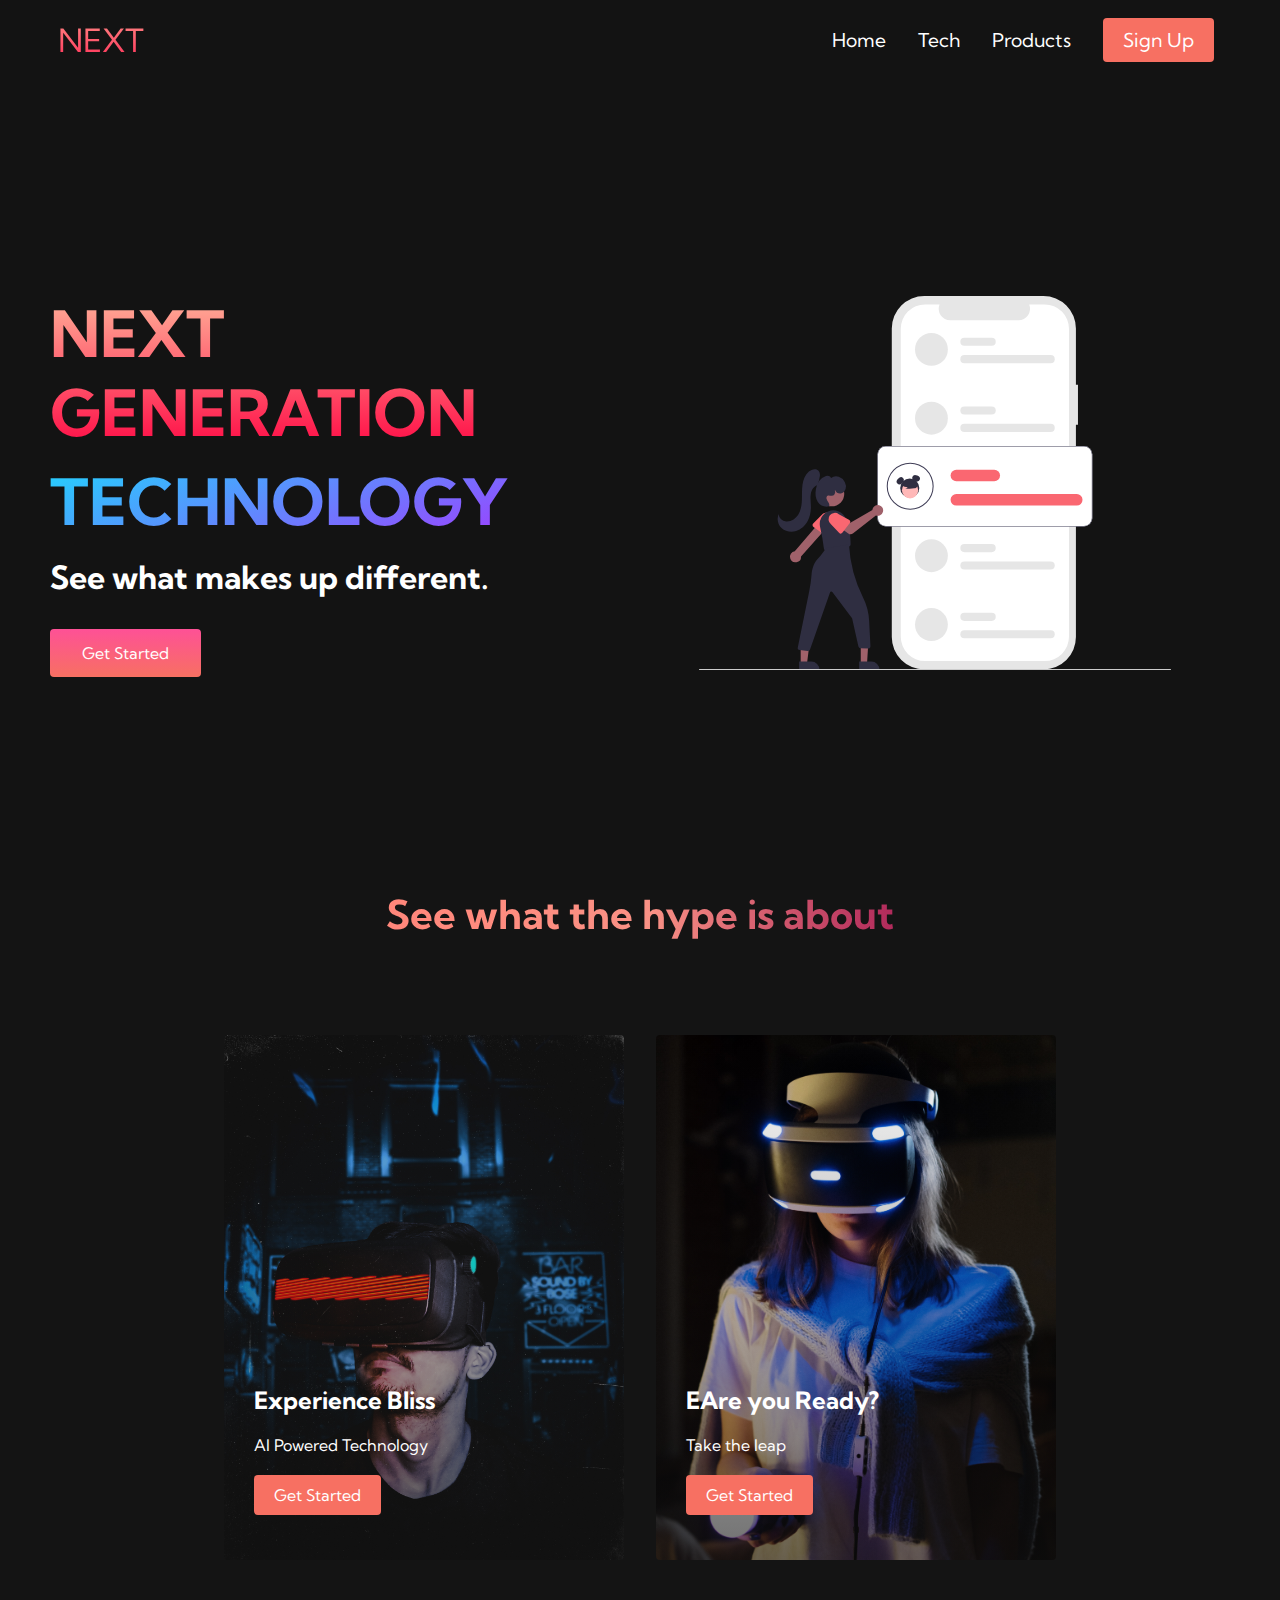
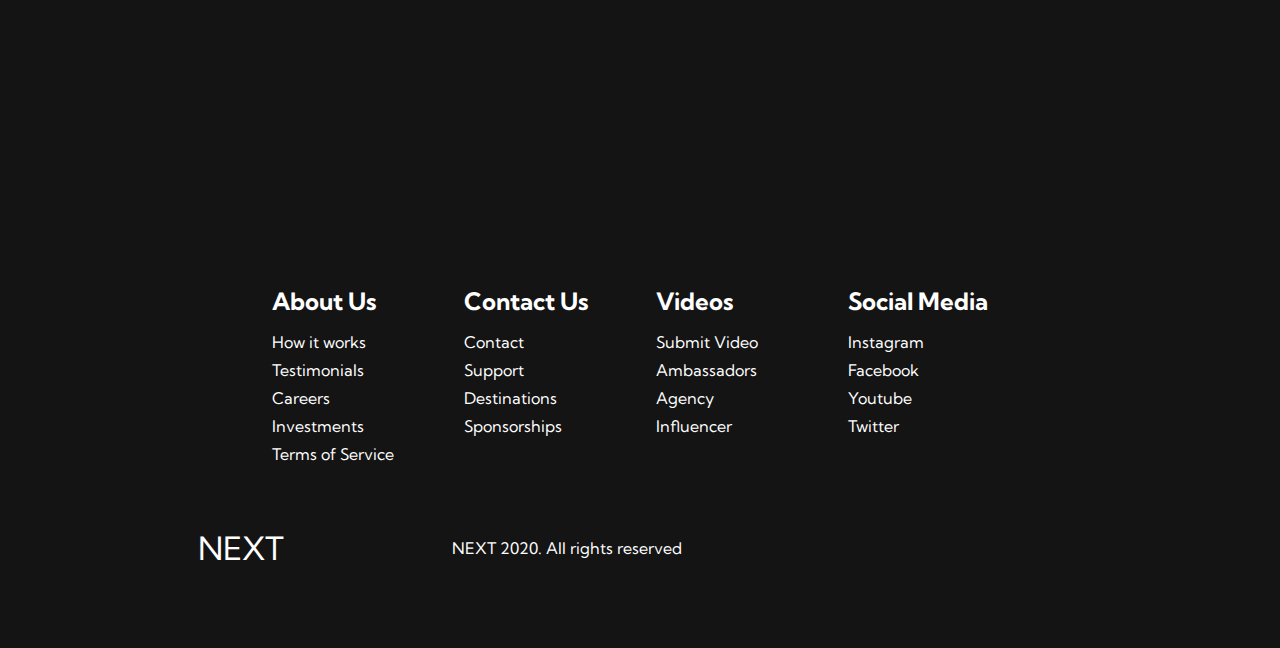
<file: index.html>
<!DOCTYPE html>
<html lang="en">
  <head>
    <!--
      Site created by Brian Design on youtube @ www.youtube.com/channel/UCsKsymTY_4BYR-wytLjex7A?view_as=subscriber
    -->
    <meta charset="UTF-8" />
    <meta name="viewport" content="width=device-width, initial-scale=1.0" />
    <title>HTML CSS Website</title>
    <link rel="stylesheet" href="styles.css" />
    <link rel="stylesheet" href="https://use.fontawesome.com/releases/v5.14.0/css/all.css" integrity="sha384-HzLeBuhoNPvSl5KYnjx0BT+WB0QEEqLprO+NBkkk5gbc67FTaL7XIGa2w1L0Xbgc" crossorigin="anonymous" />
    <link href="https://fonts.googleapis.com/css2?family=Kumbh+Sans:wght@400;700&display=swap" rel="stylesheet" />
  </head>
  <body>
    <!-- Navbar Section -->
    <nav class="navbar">
      <div class="navbar__container">
        <a href="/" id="navbar__logo"><i class="fas fa-gem"></i>NEXT</a>
        <div class="navbar__toggle" id="mobile-menu">
          <span class="bar"></span> <span class="bar"></span>
          <span class="bar"></span>
        </div>
        <ul class="navbar__menu">
          <li class="navbar__item">
            <a href="/" class="navbar__links">Home</a>
          </li>
          <li class="navbar__item">
            <a href="/tech.html" class="navbar__links">Tech</a>
          </li>
          <li class="navbar__item">
            <a href="/" class="navbar__links">Products</a>
          </li>
          <li class="navbar__btn"><a href="/" class="button">Sign Up</a></li>
        </ul>
      </div>
    </nav>

    <!-- Hero Section -->
    <div class="main">
      <div class="main__container">
        <div class="main__content">
          <h1>NEXT GENERATION</h1>
          <h2>TECHNOLOGY</h2>
          <p>See what makes up different.</p>
          <button class="main__btn"><a href="#">Get Started</a></button>
        </div>
        <div class="main__img--container">
          <img id="main__img" src="images/pic1.svg" />
        </div>
      </div>
    </div>

    <!-- Services Section -->
    <div class="services">
      <h1>See what the hype is about</h1>
      <div class="services__container">
        <div class="services__card">
          <h2>Experience Bliss</h2>
          <p>AI Powered Technology</p>
          <button>Get Started</button>
        </div>
        <div class="services__card">
          <h2>EAre you Ready?</h2>
          <p>Take the leap</p>
          <button>Get Started</button>
        </div>
      </div>
    </div>

    <!-- Footer Section -->
    <div class="footer__container">
      <div class="footer__links">
        <div class="footer__link--wrapper">
          <div class="footer__link--items">
            <h2>About Us</h2>
            <a href="/sign__up">How it works</a> <a href="/">Testimonials</a> <a href="/">Careers</a> <a href="/">Investments</a>
            <a href="/">Terms of Service</a>
          </div>
          <div class="footer__link--items">
            <h2>Contact Us</h2>
            <a href="/">Contact</a> <a href="/">Support</a> <a href="/">Destinations</a> <a href="/">Sponsorships</a>
          </div>
        </div>
        <div class="footer__link--wrapper">
          <div class="footer__link--items">
            <h2>Videos</h2>
            <a href="/">Submit Video</a> <a href="/">Ambassadors</a> <a href="/">Agency</a> <a href="/">Influencer</a>
          </div>
          <div class="footer__link--items">
            <h2>Social Media</h2>
            <a href="/">Instagram</a> <a href="/">Facebook</a> <a href="/">Youtube</a> <a href="/">Twitter</a>
          </div>
        </div>
      </div>
      <div class="social__media">
        <div class="social__media--wrap">
          <div class="footer__logo">
            <a href="/" id="footer__logo"><i class="fas fa-gem"></i>NEXT</a>
          </div>
          <p class="website__rights">NEXT 2020. All rights reserved</p>
          <div class="social__icons">
            <a href="/" class="social__icon--link" target="_blank">
              <i class="fab fa-facebook"></i>
            </a>
            <a href="/" class="social__icon--link" target="_blank">
              <i class="fab fa-instagram"></i>
            </a>
            <a href="/" class="social__icon--link" target="_blank">
              <i class="fab fa-twitter"></i>
            </a>
            <a href="/" class="social__icon--link" target="_blank">
              <i class="fab fa-linkedin"></i>
            </a>
            <a href="/" class="social__icon--link" target="_blank">
              <i class="fab fa-youtube"></i>
            </a>
          </div>
        </div>
      </div>
    </div>

    <script src="app.js"></script>
  </body>
</html>
</file>
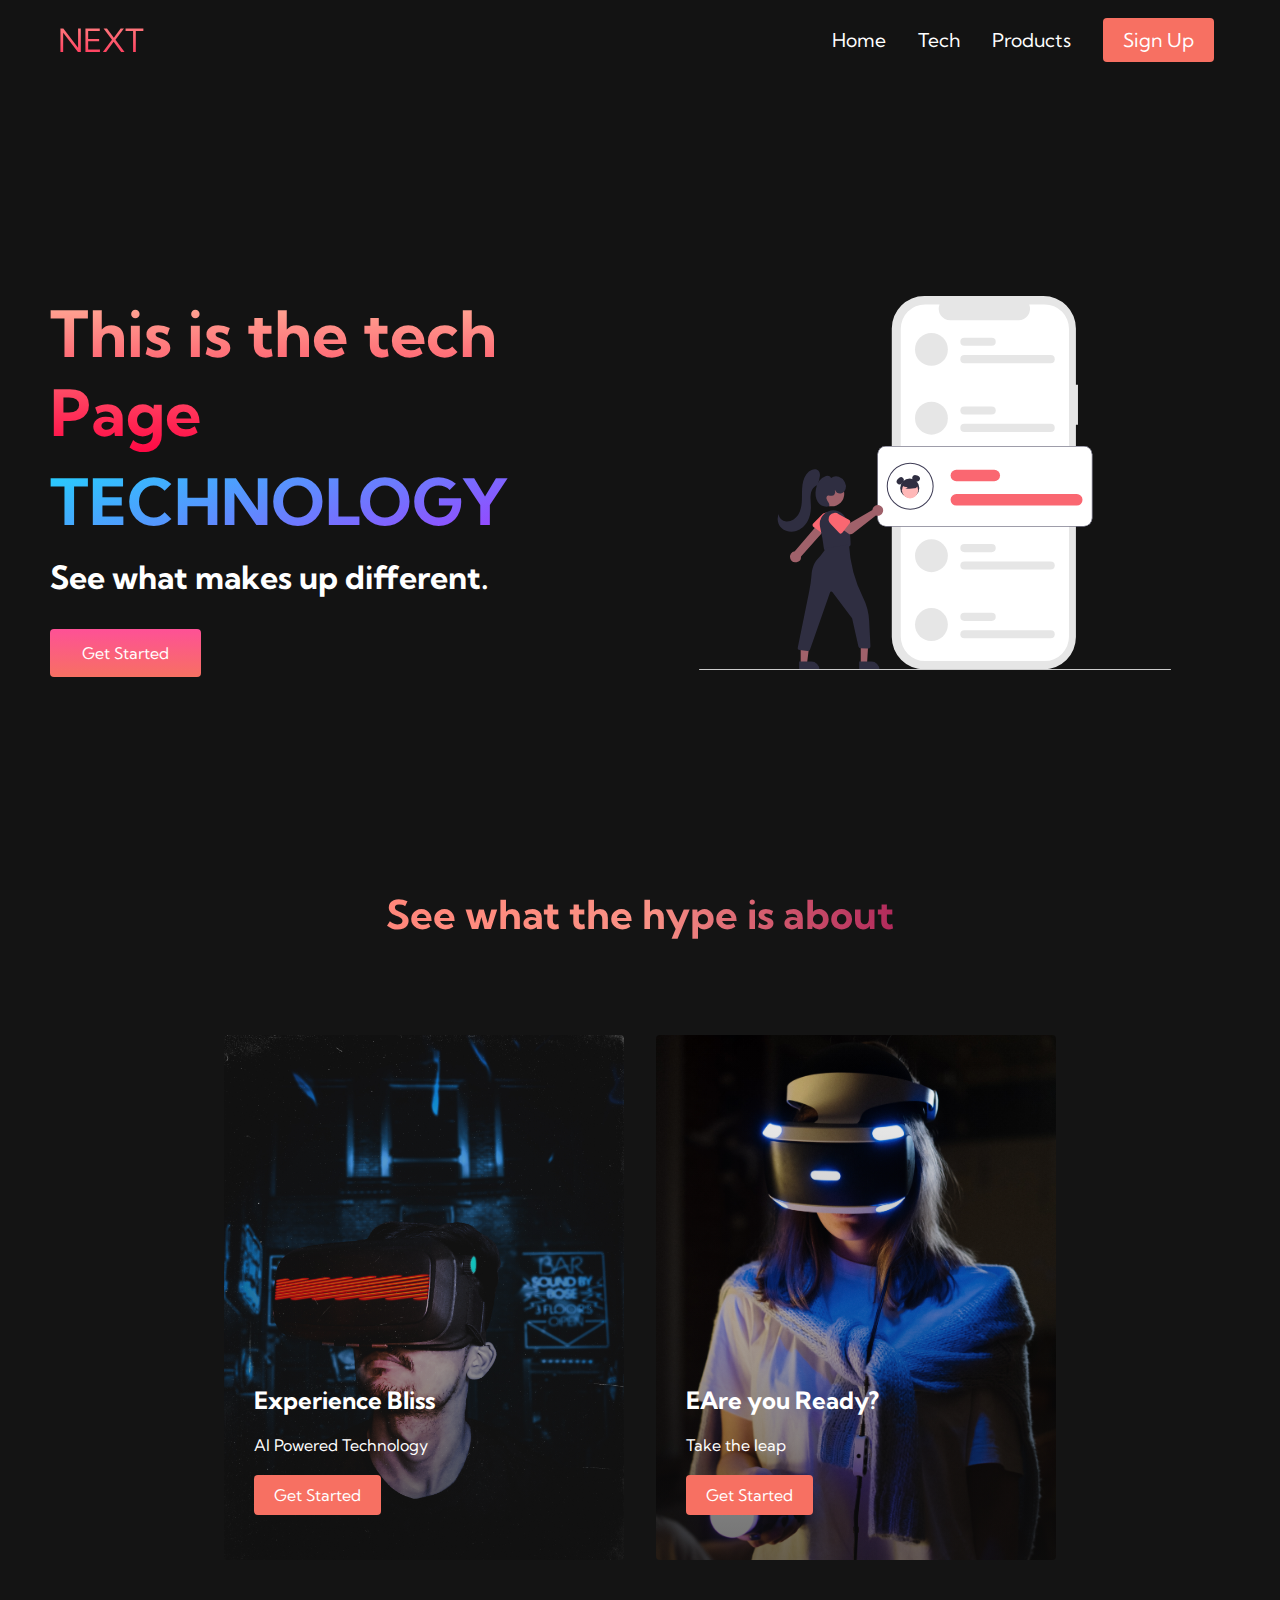
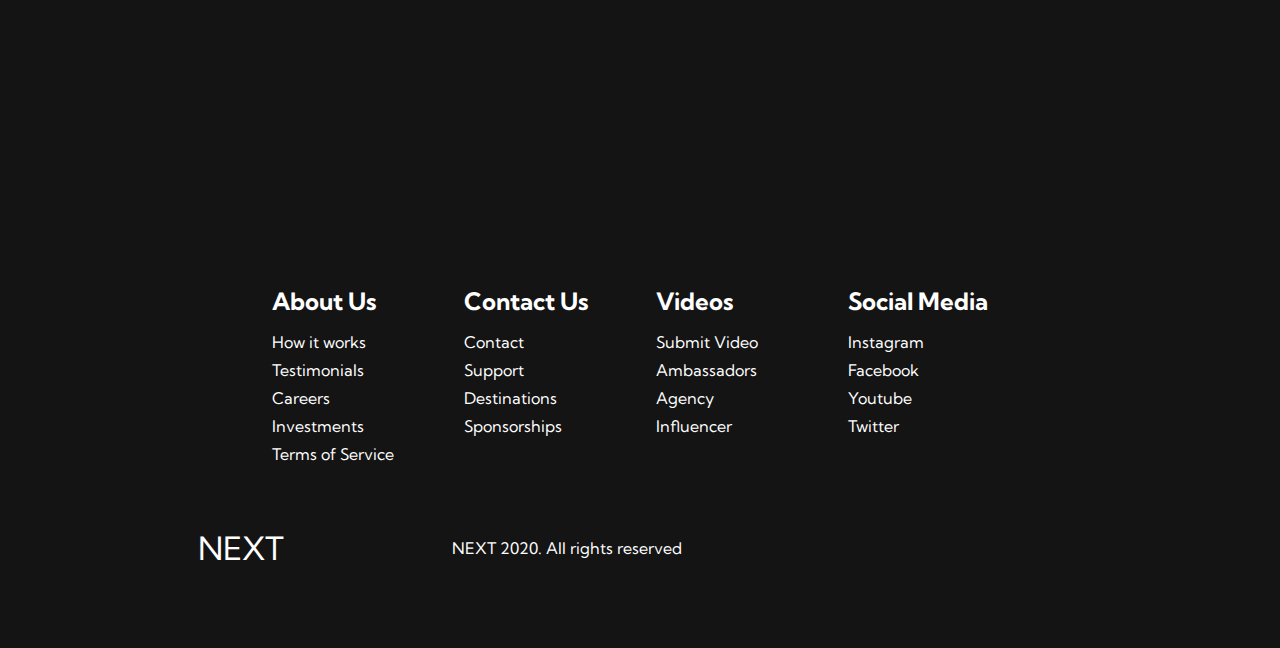
<file: tech.html>
<!DOCTYPE html>
<html lang="en">
  <head>
    <!--
      Site created by Brian Design on youtube @ www.youtube.com/channel/UCsKsymTY_4BYR-wytLjex7A?view_as=subscriber
    -->
    <meta charset="UTF-8" />
    <meta name="viewport" content="width=device-width, initial-scale=1.0" />
    <title>HTML CSS Website</title>
    <link rel="stylesheet" href="styles.css" />
    <link rel="stylesheet" href="https://use.fontawesome.com/releases/v5.14.0/css/all.css" integrity="sha384-HzLeBuhoNPvSl5KYnjx0BT+WB0QEEqLprO+NBkkk5gbc67FTaL7XIGa2w1L0Xbgc" crossorigin="anonymous" />
    <link href="https://fonts.googleapis.com/css2?family=Kumbh+Sans:wght@400;700&display=swap" rel="stylesheet" />
  </head>
  <body>
    <!-- Navbar Section -->
    <nav class="navbar">
      <div class="navbar__container">
        <a href="/" id="navbar__logo"><i class="fas fa-gem"></i>NEXT</a>
        <div class="navbar__toggle" id="mobile-menu">
          <span class="bar"></span> <span class="bar"></span>
          <span class="bar"></span>
        </div>
        <ul class="navbar__menu">
          <li class="navbar__item">
            <a href="/" class="navbar__links">Home</a>
          </li>
          <li class="navbar__item">
            <a href="/tech.html" class="navbar__links">Tech</a>
          </li>
          <li class="navbar__item">
            <a href="/" class="navbar__links">Products</a>
          </li>
          <li class="navbar__btn"><a href="/" class="button">Sign Up</a></li>
        </ul>
      </div>
    </nav>

    <!-- Hero Section -->
    <div class="main">
      <div class="main__container">
        <div class="main__content">
          <h1>This is the tech Page</h1>
          <h2>TECHNOLOGY</h2>
          <p>See what makes up different.</p>
          <button class="main__btn"><a href="#">Get Started</a></button>
        </div>
        <div class="main__img--container">
          <img id="main__img" src="images/pic1.svg" />
        </div>
      </div>
    </div>

    <!-- Services Section -->
    <div class="services">
      <h1>See what the hype is about</h1>
      <div class="services__container">
        <div class="services__card">
          <h2>Experience Bliss</h2>
          <p>AI Powered Technology</p>
          <button>Get Started</button>
        </div>
        <div class="services__card">
          <h2>EAre you Ready?</h2>
          <p>Take the leap</p>
          <button>Get Started</button>
        </div>
      </div>
    </div>

    <!-- Footer Section -->
    <div class="footer__container">
      <div class="footer__links">
        <div class="footer__link--wrapper">
          <div class="footer__link--items">
            <h2>About Us</h2>
            <a href="/sign__up">How it works</a> <a href="/">Testimonials</a> <a href="/">Careers</a> <a href="/">Investments</a>
            <a href="/">Terms of Service</a>
          </div>
          <div class="footer__link--items">
            <h2>Contact Us</h2>
            <a href="/">Contact</a> <a href="/">Support</a> <a href="/">Destinations</a> <a href="/">Sponsorships</a>
          </div>
        </div>
        <div class="footer__link--wrapper">
          <div class="footer__link--items">
            <h2>Videos</h2>
            <a href="/">Submit Video</a> <a href="/">Ambassadors</a> <a href="/">Agency</a> <a href="/">Influencer</a>
          </div>
          <div class="footer__link--items">
            <h2>Social Media</h2>
            <a href="/">Instagram</a> <a href="/">Facebook</a> <a href="/">Youtube</a> <a href="/">Twitter</a>
          </div>
        </div>
      </div>
      <div class="social__media">
        <div class="social__media--wrap">
          <div class="footer__logo">
            <a href="/" id="footer__logo"><i class="fas fa-gem"></i>NEXT</a>
          </div>
          <p class="website__rights">NEXT 2020. All rights reserved</p>
          <div class="social__icons">
            <a href="/" class="social__icon--link" target="_blank">
              <i class="fab fa-facebook"></i>
            </a>
            <a href="/" class="social__icon--link" target="_blank">
              <i class="fab fa-instagram"></i>
            </a>
            <a href="/" class="social__icon--link" target="_blank">
              <i class="fab fa-twitter"></i>
            </a>
            <a href="/" class="social__icon--link" target="_blank">
              <i class="fab fa-linkedin"></i>
            </a>
            <a href="/" class="social__icon--link" target="_blank">
              <i class="fab fa-youtube"></i>
            </a>
          </div>
        </div>
      </div>
    </div>

    <script src="app.js"></script>
  </body>
</html>
</file>
<file: styles.css>
* {
  box-sizing: border-box;
  margin: 0;
  padding: 0;
  font-family: "Kumbh Sans", sans-serif;
}

.navbar {
  background: #131313;
  height: 80px;
  display: flex;
  justify-content: center;
  align-items: center;
  font-size: 1.2rem;
  position: sticky;
  top: 0;
  z-index: 999;
}

.navbar__container {
  display: flex;
  justify-content: space-between;
  height: 80px;
  z-index: 1;
  width: 100%;
  max-width: 1300px;
  margin-right: auto;
  margin-left: auto;
  padding-right: 50px;
  padding-left: 50px;
}

#navbar__logo {
  background-color: #ff8177;
  background-image: linear-gradient(to top, #ff0844 0%, #ffb199 100%);
  background-size: 100%;
  -webkit-background-clip: text;
  -moz-background-clip: text;
  -webkit-text-fill-color: transparent;
  -moz-text-fill-color: transparent;
  display: flex;
  align-items: center;
  cursor: pointer;
  text-decoration: none;
  font-size: 2rem;
}

.fa-gem {
  margin-right: 0.5rem;
}

.navbar__menu {
  display: flex;
  align-items: center;
  list-style: none;
  text-align: center;
}

.navbar__item {
  height: 80px;
}

.navbar__links {
  color: #fff;
  display: flex;
  align-items: center;
  justify-content: center;
  text-decoration: none;
  padding: 0 1rem;
  height: 100%;
}

.navbar__btn {
  display: flex;
  justify-content: center;
  align-items: center;
  padding: 0 1rem;
  width: 100%;
}

.button {
  display: flex;
  justify-content: center;
  align-items: center;
  text-decoration: none;
  padding: 10px 20px;
  height: 100%;
  width: 100%;
  border: none;
  outline: none;
  border-radius: 4px;
  background: #f77062;
  color: #fff;
}

.button:hover {
  background: #4837ff;
  transition: all 0.3s ease;
}

.navbar__links:hover {
  color: #f77062;
  transition: all 0.3s ease;
}

@media screen and (max-width: 960px) {
  .navbar__container {
    display: flex;
    justify-content: space-between;
    height: 80px;
    z-index: 1;
    width: 100%;
    max-width: 1300px;
    padding: 0;
  }

  .navbar__menu {
    display: grid;
    grid-template-columns: auto;
    margin: 0;
    width: 100%;
    position: absolute;
    top: -1000px;
    opacity: 1;
    transition: all 0.5s ease;
    height: 50vh;
    z-index: -1;
  }

  .navbar__menu.active {
    background: #131313;
    top: 100%;
    opacity: 1;
    transition: all 0.5s ease;
    z-index: 99;
    height: 50vh;
    font-size: 1.6rem;
  }

  #navbar__logo {
    padding-left: 25px;
  }

  .navbar__toggle .bar {
    width: 25px;
    height: 3px;
    margin: 5px auto;
    transition: all 0.3s ease-in-out;
    background: #fff;
  }

  .navbar__item {
    width: 100%;
  }

  .navbar__links {
    text-align: center;
    padding: 2rem;
    width: 100%;
    display: table;
  }

  .navbar__btn {
    padding-bottom: 2rem;
  }

  .button {
    display: flex;
    justify-content: center;
    align-items: center;
    width: 80%;
    height: 80px;
    margin: 0;
  }

  #mobile-menu {
    position: absolute;
    top: 20%;
    right: 5%;
    transform: translate(5%, 20%);
  }

  .navbar__toggle .bar {
    display: block;
    cursor: pointer;
  }

  #mobile-menu.is-active .bar:nth-child(2) {
    opacity: 0;
  }

  #mobile-menu.is-active .bar:nth-child(1) {
    transform: translateY(8px) rotate(45deg);
  }

  #mobile-menu.is-active .bar:nth-child(3) {
    transform: translateY(-8px) rotate(-45deg);
  }
}

/* Main Content CSS */
.main {
  background-color: #141414;
}

.main__container {
  display: grid;
  grid-template-columns: 1fr 1fr;
  align-items: center;
  justify-self: center;
  margin: 0 auto;
  height: 90vh;
  background-color: #131313;
  z-index: 1;
  width: 100%;
  max-width: 1300px;
  padding-right: 50px;
  padding-left: 50px;
}

.main__content {
  color: #fff;
  width: 100%;
}

.main__content h1 {
  font-size: 4rem;
  background-color: #ff8177;
  background-image: linear-gradient(to top, #ff0844 0%, #ffb199 100%);
  background-size: 100%;
  -webkit-background-clip: text;
  -moz-background-clip: text;
  -webkit-text-fill-color: transparent;
  -moz-text-fill-color: transparent;
}

.main__content h2 {
  font-size: 4rem;
  margin-top: 10px;
  background-color: #ff8177;
  background-image: linear-gradient(-20deg, #b721ff 0%, #21d4fd 100%);
  background-size: 100%;
  -webkit-background-clip: text;
  -moz-background-clip: text;
  -webkit-text-fill-color: transparent;
  -moz-text-fill-color: transparent;
}

.main__content p {
  margin-top: 1rem;
  font-size: 2rem;
  font-weight: 700;
}

.main__btn {
  font-size: 1rem;
  background-image: linear-gradient(to top, #f77062 0%, #fe5196 100%);
  padding: 14px 32px;
  border: none;
  border-radius: 4px;
  color: #fff;
  margin-top: 2rem;
  cursor: pointer;
  position: relative;
  transition: all 0.35s;
  outline: none;
}

.main__btn a {
  position: relative;
  z-index: 2;
  color: #fff;
  text-decoration: none;
}

.main__btn:after {
  position: absolute;
  content: "";
  top: 0;
  left: 0;
  width: 0;
  height: 100%;
  background: #4837ff;
  transition: all 0.35s;
  border-radius: 4px;
}

.main__btn:hover {
  color: #fff;
}

.main__btn:hover:after {
  width: 100%;
}

.main__img--container {
  text-align: center;
}

#main__img {
  height: 80%;
  width: 80%;
}

/* Mobile Responsive */
@media screen and (max-width: 768px) {
  .main__container {
    display: grid;
    grid-template-columns: auto;
    align-items: center;
    justify-self: center;
    width: 100%;
    margin: 0 auto;
    height: 90vh;
  }

  .main__content {
    text-align: center;
    margin-bottom: 4rem;
  }

  .main__content h1 {
    font-size: 2.5rem;
    margin-top: 2rem;
  }
  .main__content h2 {
    font-size: 3rem;
  }

  .main__content p {
    margin-top: 1rem;
    font-size: 1.5rem;
  }
}

@media screen and (max-width: 480px) {
  .main__content h1 {
    font-size: 2rem;
    margin-top: 3rem;
  }
  .main__content h2 {
    font-size: 2rem;
  }

  .main__content p {
    margin-top: 2rem;
    font-size: 1.5rem;
  }
  .main__btn {
    padding: 12px 36px;
    margin: 2.5rem 0;
  }
}

/* Services Section CSS */
.services {
  background: #141414;
  display: flex;
  flex-direction: column;
  align-items: center;
  height: 100vh;
}

.services h1 {
  background-color: #ff8177;
  background-image: linear-gradient(to right, #ff8177 0%, #ff867a 0%, #ff8c7f 21%, #f99185 52%, #cf566c 78%, #b12a5b 100%);
  background-size: 100%;
  margin-bottom: 5rem;
  font-size: 2.5rem;
  -webkit-background-clip: text;
  -moz-background-clip: text;
  -webkit-text-fill-color: transparent;
  -moz-text-fill-color: transparent;
}

.services__container {
  display: flex;
  justify-content: center;
  flex-wrap: wrap;
}
/* Will use Pexels to grab images */

.services__card {
  margin: 1rem;
  height: 525px;
  width: 400px;
  border-radius: 4px;
  background-image: linear-gradient(to bottom, rgba(0, 0, 0, 0) 0%, rgba(17, 17, 17, 0.6) 100%), url("/images/vr-headset-guy-red-lines-pexels.jpeg");
  background-size: cover;
  position: relative;
  color: #fff;
}

.services__card:nth-child(2) {
  background-image: linear-gradient(to bottom, rgba(0, 0, 0, 0) 0%, rgba(17, 17, 17, 0.6) 100%), url("/images/vr-headest-girl.jpeg");
}

.services h2 {
  position: absolute;
  top: 350px;
  left: 30px;
}

.services__card p {
  position: absolute;
  top: 400px;
  left: 30px;
}

.services__card button {
  color: #fff;
  padding: 10px 20px;
  border: none;
  outline: none;
  border-radius: 4px;
  background: #f77062;
  position: absolute;
  top: 440px;
  left: 30px;
  font-size: 1rem;
  cursor: pointer;
}

.services__card:hover {
  transform: scale(1.075);
  transition: 0.2s ease-in;
  cursor: pointer;
}

@media screen and (max-width: 960px) {
  .services {
    height: 1600px;
  }

  .services h1 {
    font-size: 2rem;
    margin-top: 12rem;
  }
}

@media screen and (max-width: 480px) {
  .services {
    height: 1400px;
  }

  .services h1 {
    font-size: 1.2rem;
  }

  .services__card {
    width: 300px;
  }
}

/* Footer CSS */

.footer__container {
  background-color: #141414;
  padding: 5rem 0;
  display: flex;
  flex-direction: column;
  justify-content: center;
  align-items: center;
}

#footer__logo {
  color: #fff;
  display: flex;
  align-items: center;
  cursor: pointer;
  text-decoration: none;
  font-size: 2rem;
}

.footer__links {
  width: 100%;
  max-width: 1000px;
  display: flex;
  justify-content: center;
}

.footer__link--wrapper {
  display: flex;
}

.footer__link--items {
  display: flex;
  flex-direction: column;
  align-items: flex-start;
  margin: 16px;
  text-align: left;
  width: 160px;
  box-sizing: border-box;
}

.footer__link--items h2 {
  margin-bottom: 16px;
}

.footer__link--items > h2 {
  color: #fff;
}

.footer__link--items a {
  color: #fff;
  text-decoration: none;
  margin-bottom: 0.5rem;
}

.footer__link--items a:hover {
  color: #e9e9e9;
  transition: 0.3s ease-out;
}

/* Social Icons */
.social__icon--link {
  color: #fff;
  font-size: 24px;
}

.social__media {
  max-width: 1000px;
  width: 100%;
}

.social__media--wrap {
  display: flex;
  justify-content: space-between;
  align-items: center;
  width: 90%;
  max-width: 1000px;
  margin: 40px auto 0 auto;
}

.social__icons {
  display: flex;
  justify-content: space-between;
  align-items: center;
  width: 240px;
}

.social__logo {
  color: #fff;
  justify-self: flex-start;
  margin-left: 20px;
  cursor: pointer;
  text-decoration: none;
  font-size: 2rem;
  display: flex;
  align-items: center;
  margin-bottom: 16px;
}

.website__rights {
  color: #fff;
}

@media screen and (max-width: 820px) {
  .footer__links {
    padding-top: 2rem;
  }

  #footer__logo {
    margin-bottom: 2rem;
  }

  .website__rights {
    margin-bottom: 2rem;
  }

  .footer__link--wrapper {
    flex-direction: column;
  }

  .social__media--wrap {
    flex-direction: column;
  }
}

@media screen and (max-width: 480px) {
  .footer__link--items {
    margin: 0;
    padding: 10px;
    width: 100%;
  }
}
</file>
